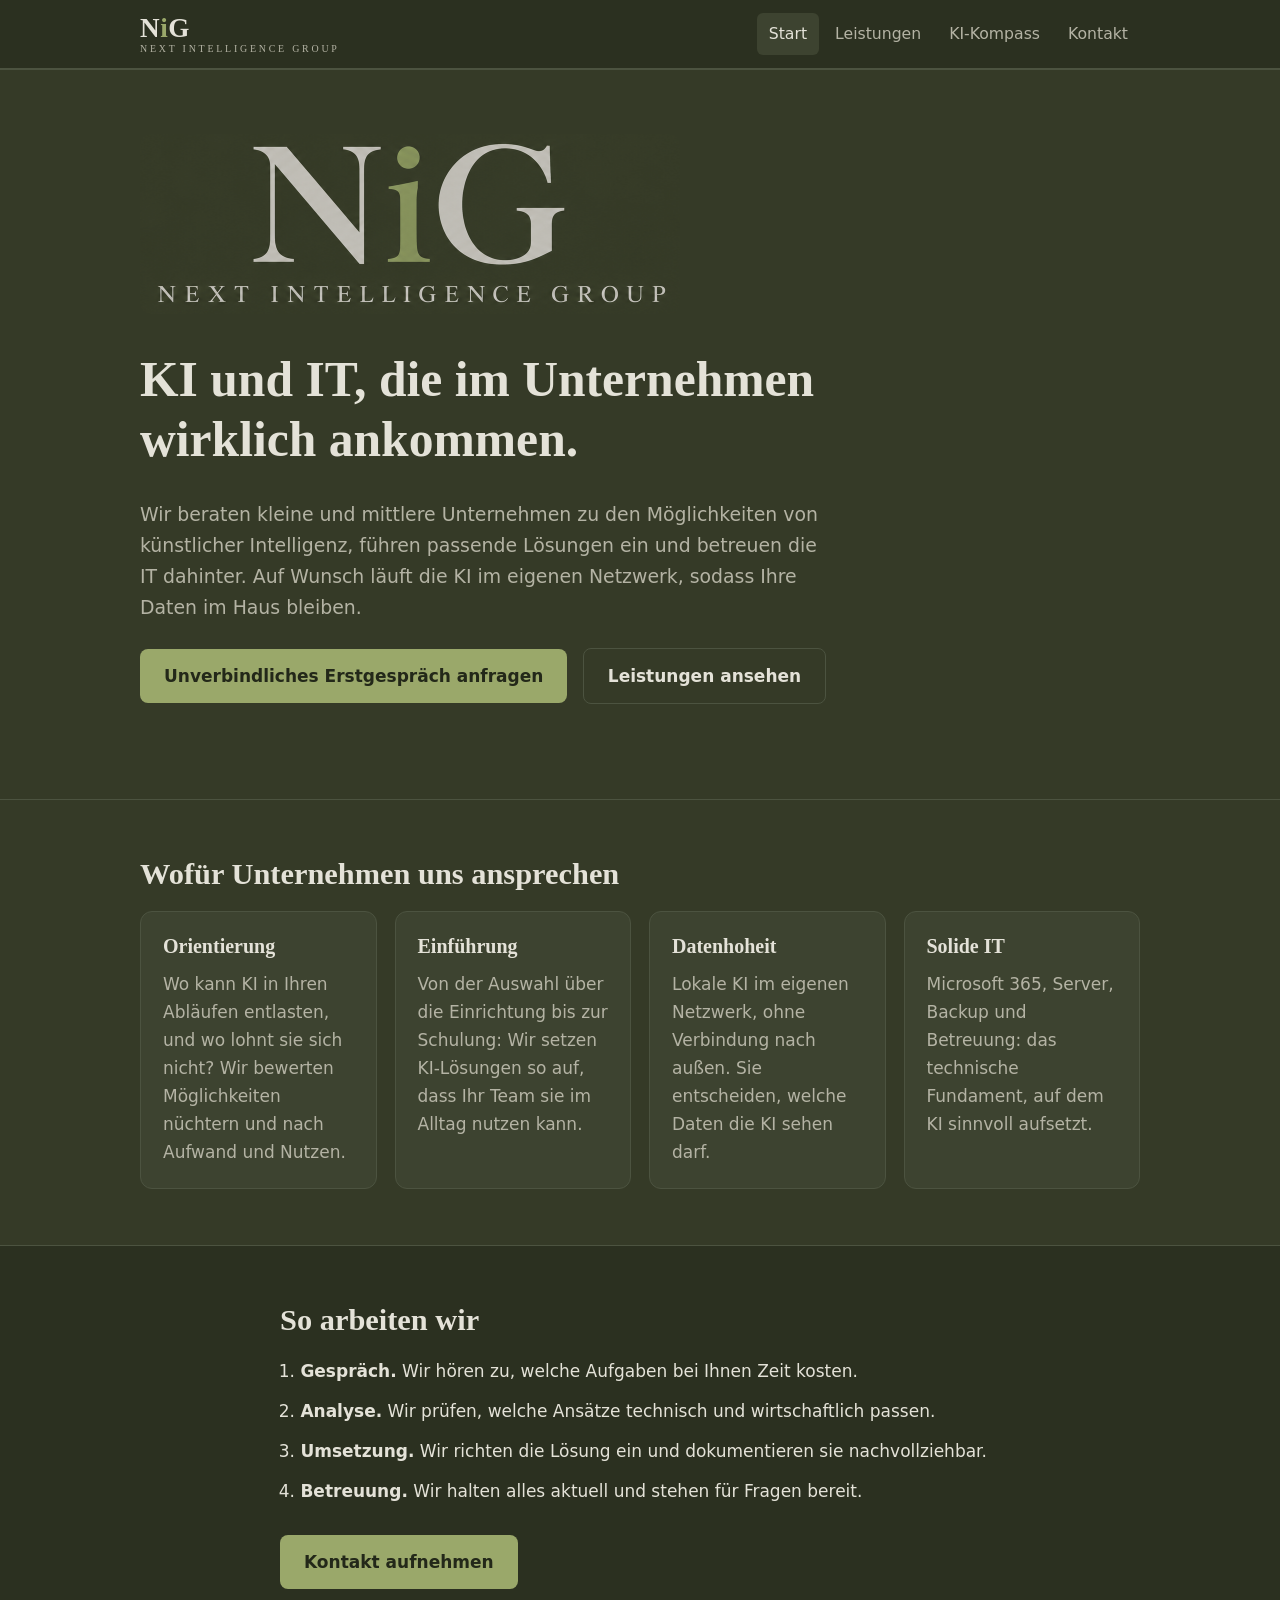
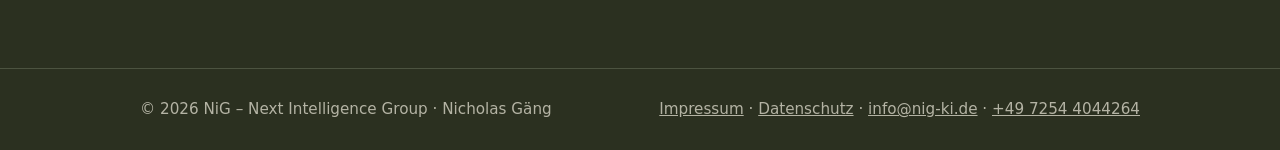
<file: index.html>
<!doctype html>
<html lang="de">
<head>
<meta charset="utf-8">
<meta name="viewport" content="width=device-width, initial-scale=1">
<title>NiG – KI-Beratung, KI-Einführung und IT für den Mittelstand</title>
<meta name="description" content="NiG – Next Intelligence Group: KI-Beratung, KI-Einführung, lokale KI im eigenen Netzwerk und IT-Dienstleistung für kleine und mittlere Unternehmen.">
<meta name="robots" content="index,follow">
<meta name="google-site-verification" content="iISN9DFBEfTlQTu-xaG4Zi-hZuRaooEQ2q8epj0Ok7w" />
<link rel="canonical" href="https://nig-ki.de/">
<meta property="og:title" content="NiG – KI-Beratung, KI-Einführung und IT für den Mittelstand">
<meta property="og:description" content="NiG – Next Intelligence Group: KI-Beratung, KI-Einführung, lokale KI im eigenen Netzwerk und IT-Dienstleistung für kleine und mittlere Unternehmen.">
<meta property="og:type" content="website">
<meta property="og:image" content="https://nig-ki.de/assets/og-image.png">
<link rel="icon" type="image/png" href="assets/favicon.png">
<link rel="stylesheet" href="style.css">
</head>
<body>
<a class="skip" href="#inhalt">Zum Inhalt springen</a>
<header class="site">
  <div class="wrap bar">
    <a class="brand" href="index.html" aria-label="NiG – Next Intelligence Group, Startseite">
      <span class="mark">N<i>i</i>G</span><span class="sub">Next Intelligence Group</span>
    </a>
    <nav aria-label="Hauptnavigation"><a href="index.html" aria-current="page">Start</a><a href="leistungen.html">Leistungen</a><a href="ki-kompass.html">KI-Kompass</a><a href="kontakt.html">Kontakt</a></nav>
  </div>
</header>
<main id="inhalt">

<section class="hero">
  <div class="wrap">
    <img class="hero-logo" src="assets/logo.png" alt="NiG – Next Intelligence Group" width="540" height="180">
    <h1>KI und IT, die im Unternehmen wirklich ankommen.</h1>
    <p class="lead">Wir beraten kleine und mittlere Unternehmen zu den Möglichkeiten von künstlicher Intelligenz, führen passende Lösungen ein und betreuen die IT dahinter. Auf Wunsch läuft die KI im eigenen Netzwerk, sodass Ihre Daten im Haus bleiben.</p>
    <p><a class="btn" href="mailto:info@nig-ki.de?subject=Erstgespr%C3%A4ch%20NiG">Unverbindliches Erstgespräch anfragen</a>
    <a class="btn ghost" href="leistungen.html">Leistungen ansehen</a></p>
  </div>
</section>

<section>
  <div class="wrap">
    <h2>Wofür Unternehmen uns ansprechen</h2>
    <div class="grid">
      <article class="card"><h3>Orientierung</h3><p>Wo kann KI in Ihren Abläufen entlasten, und wo lohnt sie sich nicht? Wir bewerten Möglichkeiten nüchtern und nach Aufwand und Nutzen.</p></article>
      <article class="card"><h3>Einführung</h3><p>Von der Auswahl über die Einrichtung bis zur Schulung: Wir setzen KI-Lösungen so auf, dass Ihr Team sie im Alltag nutzen kann.</p></article>
      <article class="card"><h3>Datenhoheit</h3><p>Lokale KI im eigenen Netzwerk, ohne Verbindung nach außen. Sie entscheiden, welche Daten die KI sehen darf.</p></article>
      <article class="card"><h3>Solide IT</h3><p>Microsoft 365, Server, Backup und Betreuung: das technische Fundament, auf dem KI sinnvoll aufsetzt.</p></article>
    </div>
  </div>
</section>

<section class="alt">
  <div class="wrap narrow">
    <h2>So arbeiten wir</h2>
    <ol class="steps">
      <li><strong>Gespräch.</strong> Wir hören zu, welche Aufgaben bei Ihnen Zeit kosten.</li>
      <li><strong>Analyse.</strong> Wir prüfen, welche Ansätze technisch und wirtschaftlich passen.</li>
      <li><strong>Umsetzung.</strong> Wir richten die Lösung ein und dokumentieren sie nachvollziehbar.</li>
      <li><strong>Betreuung.</strong> Wir halten alles aktuell und stehen für Fragen bereit.</li>
    </ol>
    <p><a class="btn" href="kontakt.html">Kontakt aufnehmen</a></p>
  </div>
</section>

</main>
<footer class="site">
  <div class="wrap foot">
    <p>© 2026 NiG – Next Intelligence Group · Nicholas Gäng</p>
    <p><a href="impressum.html">Impressum</a> · <a href="datenschutz.html">Datenschutz</a> · <a href="mailto:info@nig-ki.de">info@nig-ki.de</a> · <a href="tel:+4972544044264">+49 7254 4044264</a></p>
  </div>
</footer>
</body>
</html>
</file>
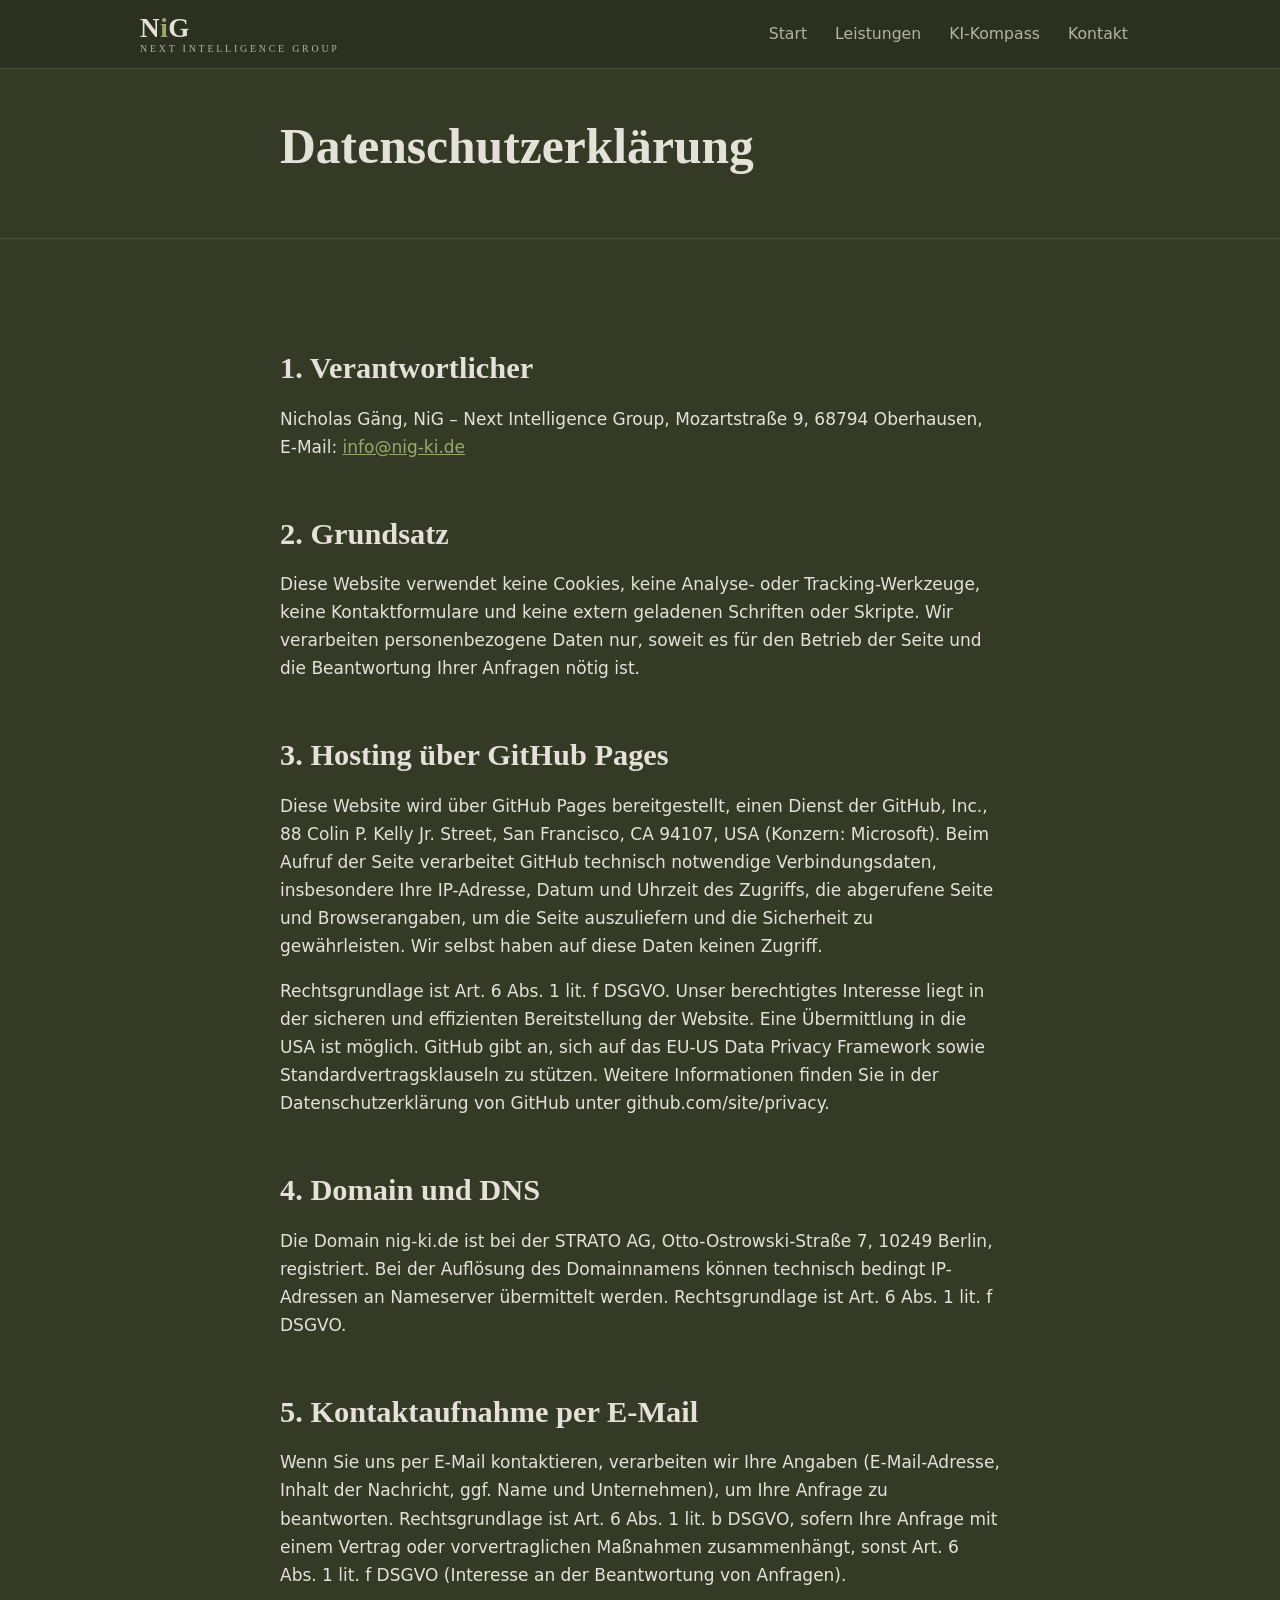
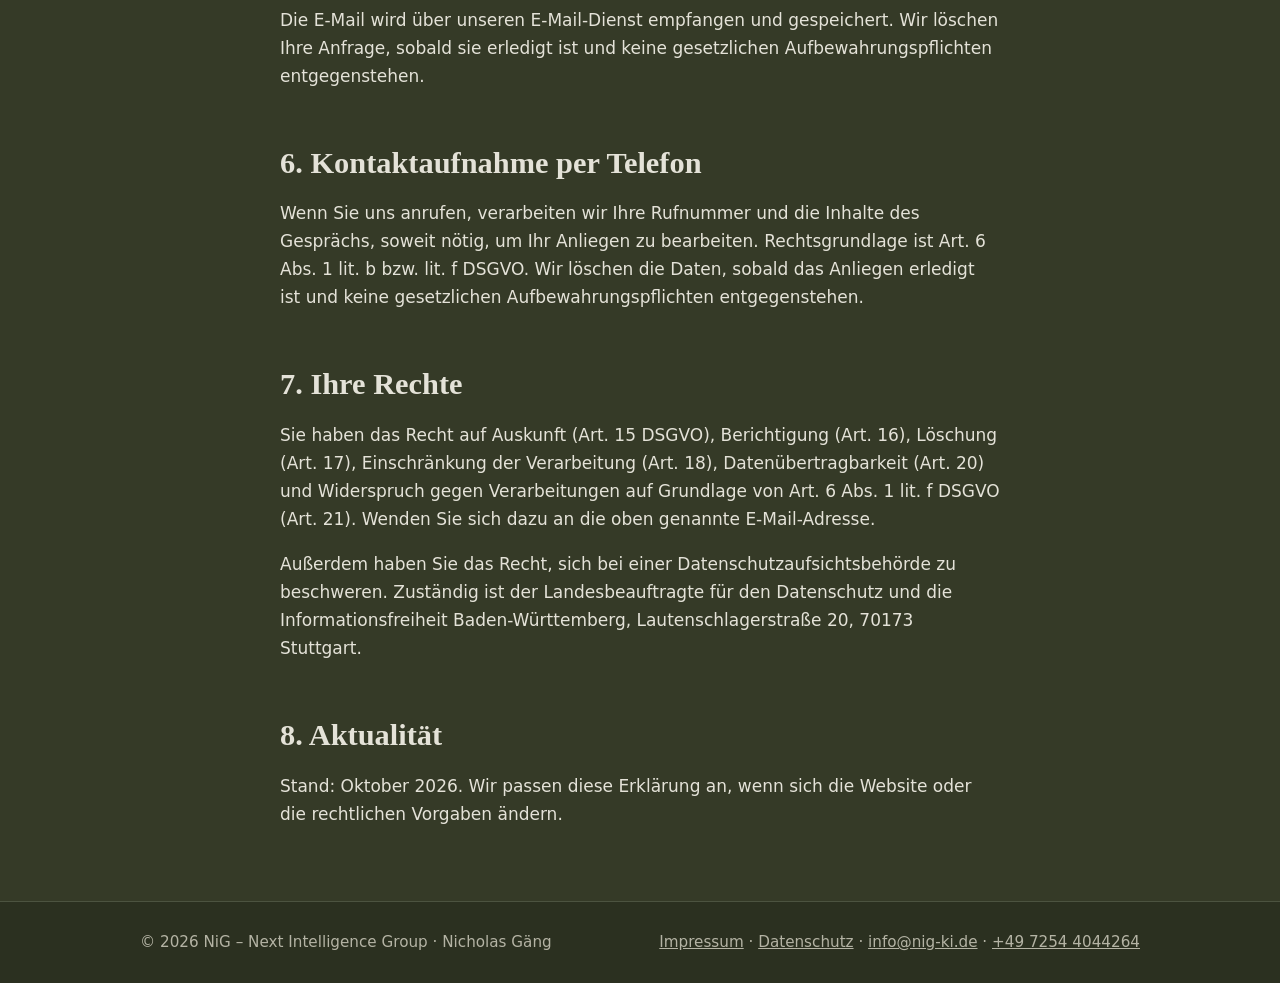
<file: datenschutz.html>
<!doctype html>
<html lang="de">
<head>
<meta charset="utf-8">
<meta name="viewport" content="width=device-width, initial-scale=1">
<title>Datenschutzerklärung – NiG</title>
<meta name="description" content="Datenschutzerklärung von NiG – Next Intelligence Group.">
<meta name="robots" content="noindex,follow">
<meta property="og:title" content="Datenschutzerklärung – NiG">
<meta property="og:description" content="Datenschutzerklärung von NiG – Next Intelligence Group.">
<meta property="og:type" content="website">
<meta property="og:image" content="https://nig-ki.de/assets/og-image.png">
<link rel="icon" type="image/png" href="assets/favicon.png">
<link rel="stylesheet" href="style.css">
</head>
<body>
<a class="skip" href="#inhalt">Zum Inhalt springen</a>
<header class="site">
  <div class="wrap bar">
    <a class="brand" href="index.html" aria-label="NiG – Next Intelligence Group, Startseite">
      <span class="mark">N<i>i</i>G</span><span class="sub">Next Intelligence Group</span>
    </a>
    <nav aria-label="Hauptnavigation"><a href="index.html">Start</a><a href="leistungen.html">Leistungen</a><a href="ki-kompass.html">KI-Kompass</a><a href="kontakt.html">Kontakt</a></nav>
  </div>
</header>
<main id="inhalt">

<section class="pagehead"><div class="wrap narrow"><h1>Datenschutzerklärung</h1></div></section>
<section><div class="wrap narrow prose">
  <h2>1. Verantwortlicher</h2>
  <p>Nicholas Gäng, NiG – Next Intelligence Group, Mozartstraße 9, 68794 Oberhausen, E-Mail: <a href="mailto:info@nig-ki.de">info@nig-ki.de</a></p>

  <h2>2. Grundsatz</h2>
  <p>Diese Website verwendet keine Cookies, keine Analyse- oder Tracking-Werkzeuge, keine Kontaktformulare und keine extern geladenen Schriften oder Skripte. Wir verarbeiten personenbezogene Daten nur, soweit es für den Betrieb der Seite und die Beantwortung Ihrer Anfragen nötig ist.</p>

  <h2>3. Hosting über GitHub Pages</h2>
  <p>Diese Website wird über GitHub Pages bereitgestellt, einen Dienst der GitHub, Inc., 88 Colin P. Kelly Jr. Street, San Francisco, CA 94107, USA (Konzern: Microsoft). Beim Aufruf der Seite verarbeitet GitHub technisch notwendige Verbindungsdaten, insbesondere Ihre IP-Adresse, Datum und Uhrzeit des Zugriffs, die abgerufene Seite und Browserangaben, um die Seite auszuliefern und die Sicherheit zu gewährleisten. Wir selbst haben auf diese Daten keinen Zugriff.</p>
  <p>Rechtsgrundlage ist Art. 6 Abs. 1 lit. f DSGVO. Unser berechtigtes Interesse liegt in der sicheren und effizienten Bereitstellung der Website. Eine Übermittlung in die USA ist möglich. GitHub gibt an, sich auf das EU-US Data Privacy Framework sowie Standardvertragsklauseln zu stützen. Weitere Informationen finden Sie in der Datenschutzerklärung von GitHub unter github.com/site/privacy.</p>

  <h2>4. Domain und DNS</h2>
  <p>Die Domain nig-ki.de ist bei der STRATO AG, Otto-Ostrowski-Straße 7, 10249 Berlin, registriert. Bei der Auflösung des Domainnamens können technisch bedingt IP-Adressen an Nameserver übermittelt werden. Rechtsgrundlage ist Art. 6 Abs. 1 lit. f DSGVO.</p>

  <h2>5. Kontaktaufnahme per E-Mail</h2>
  <p>Wenn Sie uns per E-Mail kontaktieren, verarbeiten wir Ihre Angaben (E-Mail-Adresse, Inhalt der Nachricht, ggf. Name und Unternehmen), um Ihre Anfrage zu beantworten. Rechtsgrundlage ist Art. 6 Abs. 1 lit. b DSGVO, sofern Ihre Anfrage mit einem Vertrag oder vorvertraglichen Maßnahmen zusammenhängt, sonst Art. 6 Abs. 1 lit. f DSGVO (Interesse an der Beantwortung von Anfragen).</p>
  <p>Die E-Mail wird über unseren E-Mail-Dienst empfangen und gespeichert. Wir löschen Ihre Anfrage, sobald sie erledigt ist und keine gesetzlichen Aufbewahrungspflichten entgegenstehen.</p>

  <h2>6. Kontaktaufnahme per Telefon</h2>
  <p>Wenn Sie uns anrufen, verarbeiten wir Ihre Rufnummer und die Inhalte des Gesprächs, soweit nötig, um Ihr Anliegen zu bearbeiten. Rechtsgrundlage ist Art. 6 Abs. 1 lit. b bzw. lit. f DSGVO. Wir löschen die Daten, sobald das Anliegen erledigt ist und keine gesetzlichen Aufbewahrungspflichten entgegenstehen.</p>

  <h2>7. Ihre Rechte</h2>
  <p>Sie haben das Recht auf Auskunft (Art. 15 DSGVO), Berichtigung (Art. 16), Löschung (Art. 17), Einschränkung der Verarbeitung (Art. 18), Datenübertragbarkeit (Art. 20) und Widerspruch gegen Verarbeitungen auf Grundlage von Art. 6 Abs. 1 lit. f DSGVO (Art. 21). Wenden Sie sich dazu an die oben genannte E-Mail-Adresse.</p>
  <p>Außerdem haben Sie das Recht, sich bei einer Datenschutzaufsichtsbehörde zu beschweren. Zuständig ist der Landesbeauftragte für den Datenschutz und die Informationsfreiheit Baden-Württemberg, Lautenschlagerstraße 20, 70173 Stuttgart.</p>

  <h2>8. Aktualität</h2>
  <p>Stand: Oktober 2026. Wir passen diese Erklärung an, wenn sich die Website oder die rechtlichen Vorgaben ändern.</p>
</div></section>

</main>
<footer class="site">
  <div class="wrap foot">
    <p>© 2026 NiG – Next Intelligence Group · Nicholas Gäng</p>
    <p><a href="impressum.html">Impressum</a> · <a href="datenschutz.html">Datenschutz</a> · <a href="mailto:info@nig-ki.de">info@nig-ki.de</a> · <a href="tel:+4972544044264">+49 7254 4044264</a></p>
  </div>
</footer>
</body>
</html>
</file>
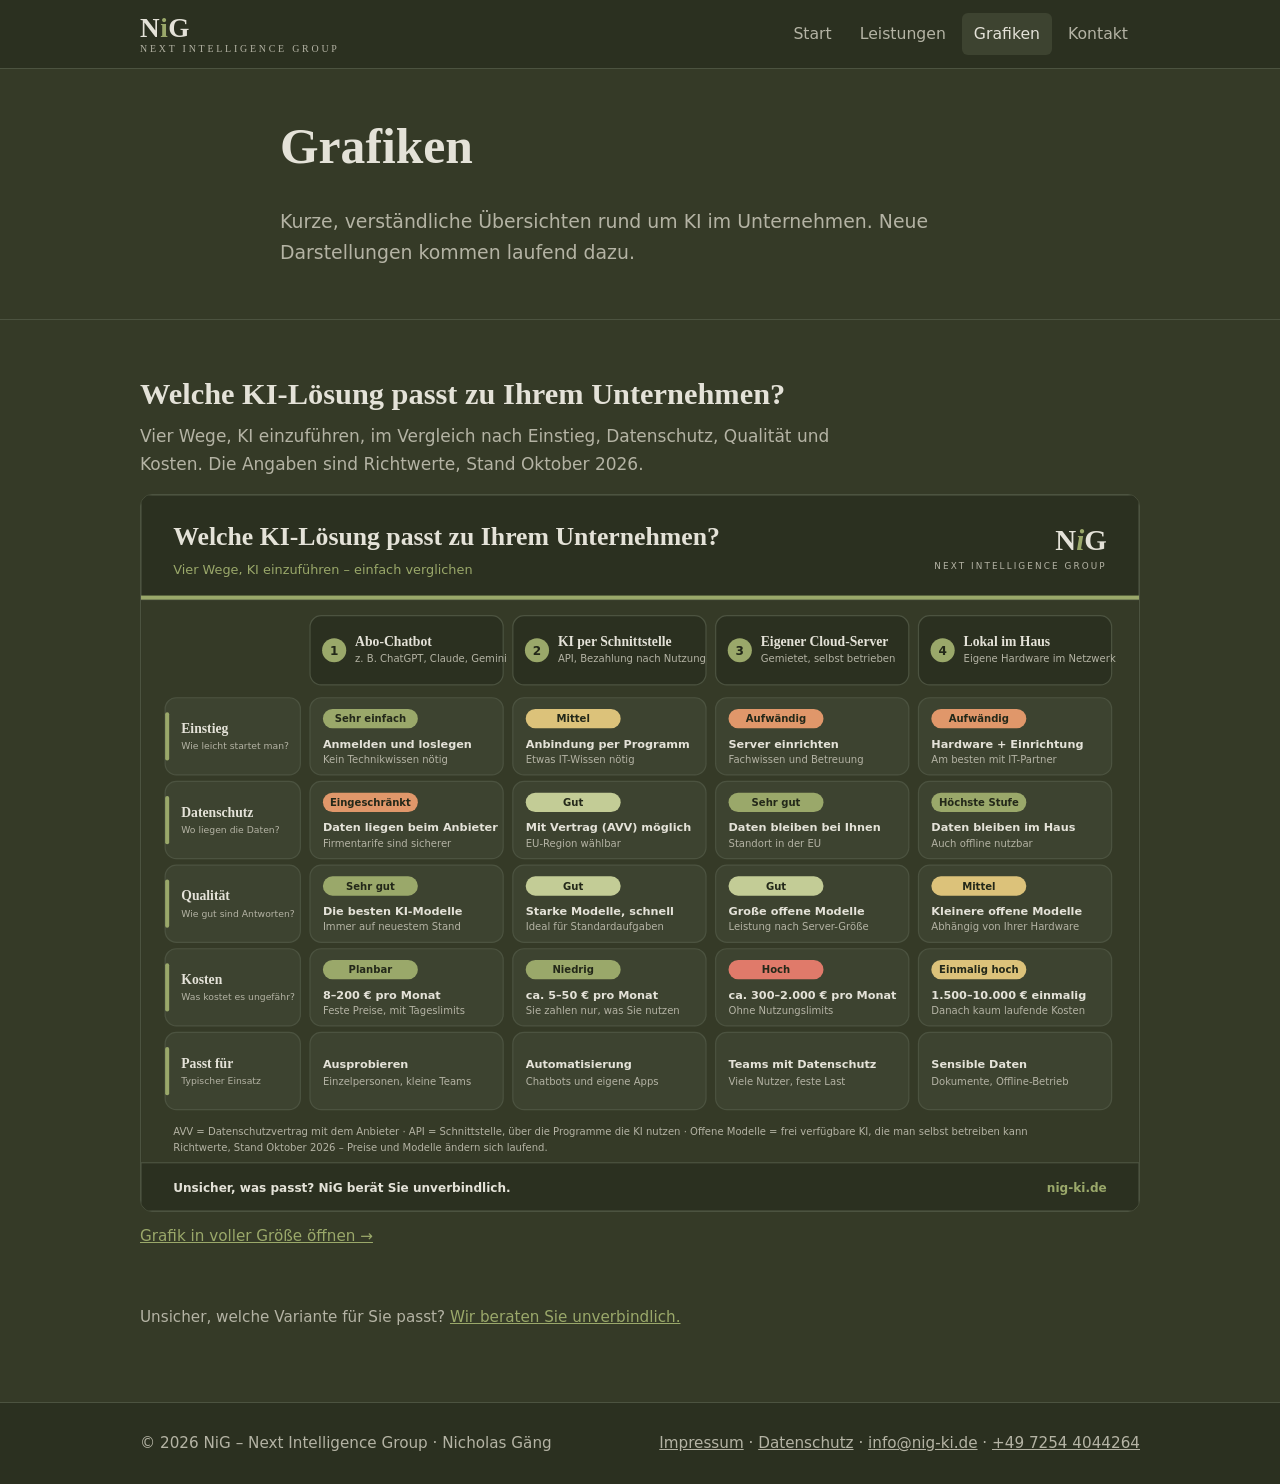
<file: grafiken.html>
<!doctype html>
<html lang="de">
<head>
<meta charset="utf-8">
<meta name="viewport" content="width=device-width, initial-scale=1">
<title>Grafiken – NiG</title>
<meta name="description" content="Einfache Übersichten zum Einstieg in KI: Welche Lösung passt zu welchem Unternehmen? Vergleich nach Einstieg, Datenschutz, Qualität und Kosten.">
<meta name="robots" content="index,follow">
<meta property="og:title" content="Grafiken – NiG">
<meta property="og:description" content="Einfache Übersichten zum Einstieg in KI: Welche Lösung passt zu welchem Unternehmen?">
<meta property="og:type" content="website">
<meta property="og:image" content="https://nig-ki.de/assets/og-image.png">
<link rel="icon" type="image/png" href="assets/favicon.png">
<link rel="stylesheet" href="style.css">
</head>
<body>
<a class="skip" href="#inhalt">Zum Inhalt springen</a>
<header class="site">
  <div class="wrap bar">
    <a class="brand" href="index.html" aria-label="NiG – Next Intelligence Group, Startseite">
      <span class="mark">N<i>i</i>G</span><span class="sub">Next Intelligence Group</span>
    </a>
    <nav aria-label="Hauptnavigation"><a href="index.html">Start</a><a href="leistungen.html">Leistungen</a><a href="grafiken.html" aria-current="page">Grafiken</a><a href="kontakt.html">Kontakt</a></nav>
  </div>
</header>
<main id="inhalt">

<section class="pagehead"><div class="wrap narrow">
  <h1>Grafiken</h1>
  <p class="lead">Kurze, verständliche Übersichten rund um KI im Unternehmen. Neue Darstellungen kommen laufend dazu.</p>
</div></section>

<section><div class="wrap">

<figure class="gfx" id="ki-einstieg">
  <figcaption>
    <h2>Welche KI-Lösung passt zu Ihrem Unternehmen?</h2>
    <p>Vier Wege, KI einzuführen, im Vergleich nach Einstieg, Datenschutz, Qualität und Kosten. Die Angaben sind Richtwerte, Stand Oktober 2026.</p>
  </figcaption>
  <a class="frame" href="assets/ki-einstieg-matrix.svg" aria-label="Grafik in voller Größe öffnen">
    <img src="assets/ki-einstieg-matrix.svg" width="1240" height="890" alt="Vergleichstabelle mit vier Spalten: Abo-Chatbot, KI per Schnittstelle, Eigener Cloud-Server und Lokal im Haus. Bewertet werden Einstieg, Datenschutz, Qualität, Kosten und typischer Einsatz. Abo-Chatbots sind am einfachsten zu starten, lokale KI bietet den höchsten Datenschutz, Schnittstellen sind am günstigsten, ein eigener Cloud-Server ist am teuersten im Betrieb.">
  </a>
  <p class="links"><a href="assets/ki-einstieg-matrix.svg">Grafik in voller Größe öffnen →</a></p>
</figure>

<p class="note">Unsicher, welche Variante für Sie passt? <a href="mailto:info@nig-ki.de?subject=Anfrage%20KI-Beratung">Wir beraten Sie unverbindlich.</a></p>

</div></section>

</main>
<footer class="site">
  <div class="wrap foot">
    <p>© 2026 NiG – Next Intelligence Group · Nicholas Gäng</p>
    <p><a href="impressum.html">Impressum</a> · <a href="datenschutz.html">Datenschutz</a> · <a href="mailto:info@nig-ki.de">info@nig-ki.de</a> · <a href="tel:+4972544044264">+49 7254 4044264</a></p>
  </div>
</footer>
</body>
</html>
</file>
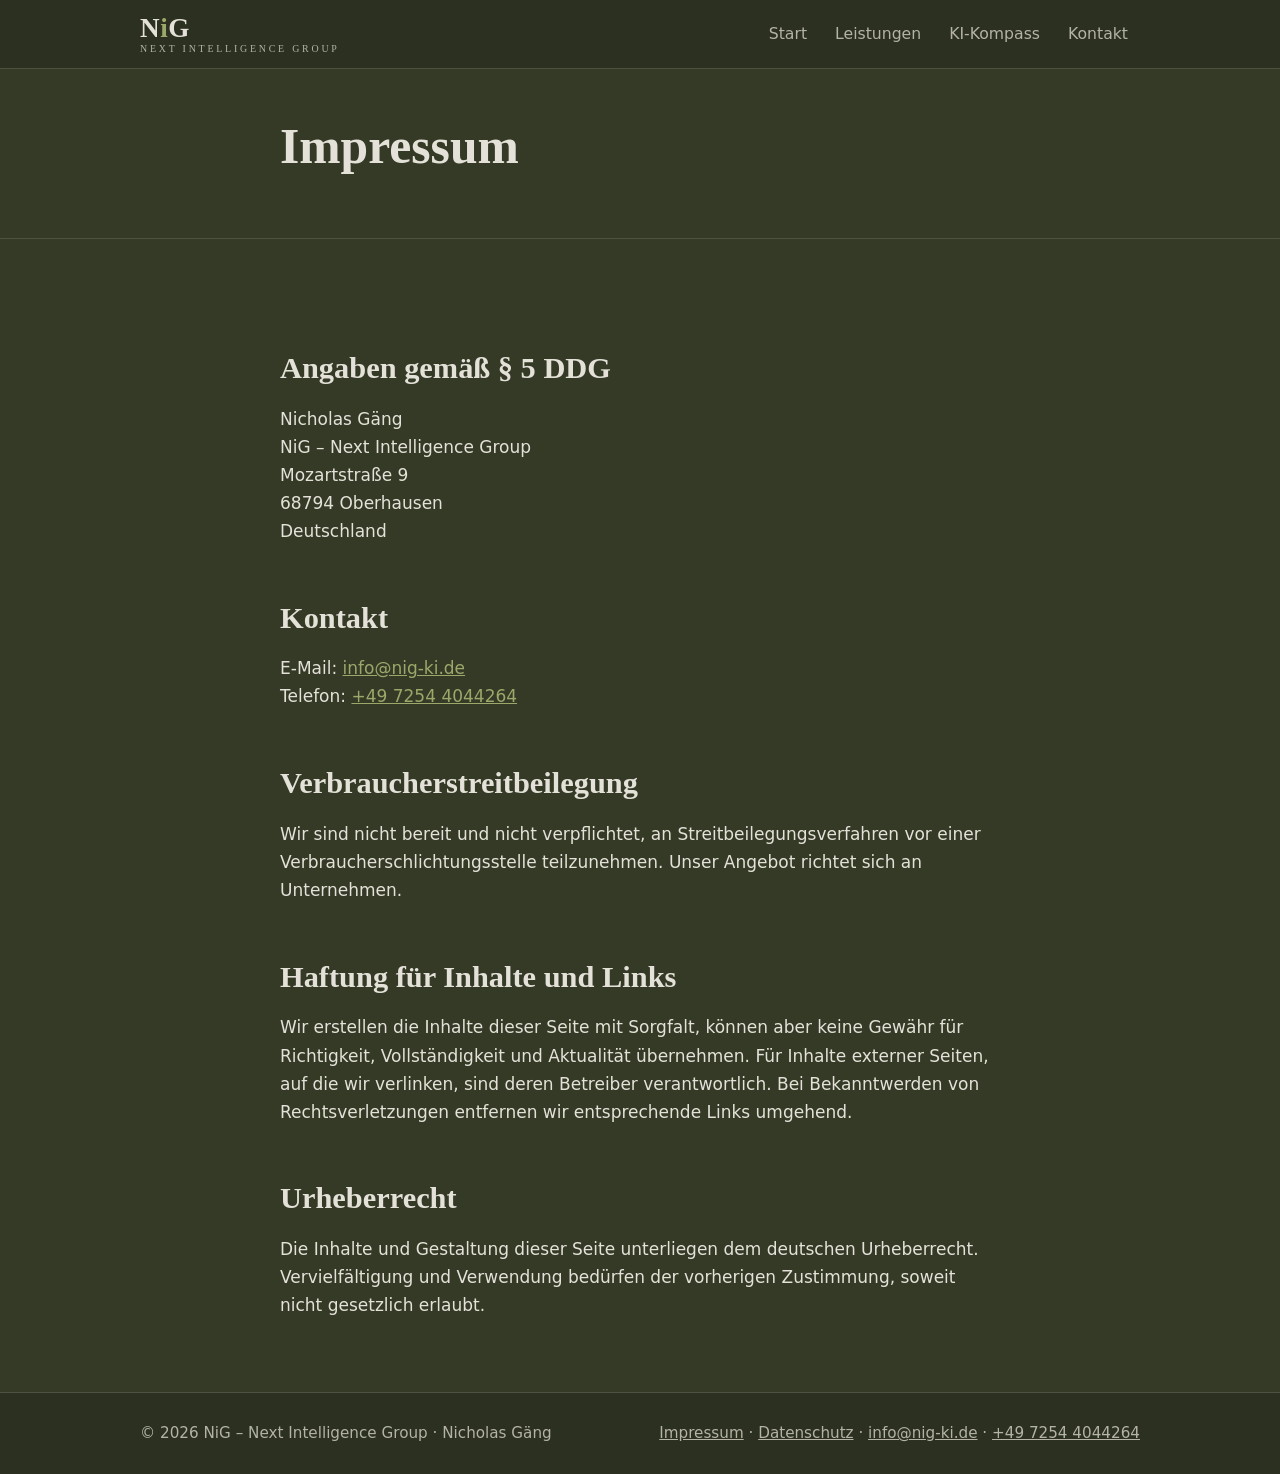
<file: impressum.html>
<!doctype html>
<html lang="de">
<head>
<meta charset="utf-8">
<meta name="viewport" content="width=device-width, initial-scale=1">
<title>Impressum – NiG</title>
<meta name="description" content="Impressum von NiG – Next Intelligence Group.">
<meta name="robots" content="noindex,follow">
<meta property="og:title" content="Impressum – NiG">
<meta property="og:description" content="Impressum von NiG – Next Intelligence Group.">
<meta property="og:type" content="website">
<meta property="og:image" content="https://nig-ki.de/assets/og-image.png">
<link rel="icon" type="image/png" href="assets/favicon.png">
<link rel="stylesheet" href="style.css">
</head>
<body>
<a class="skip" href="#inhalt">Zum Inhalt springen</a>
<header class="site">
  <div class="wrap bar">
    <a class="brand" href="index.html" aria-label="NiG – Next Intelligence Group, Startseite">
      <span class="mark">N<i>i</i>G</span><span class="sub">Next Intelligence Group</span>
    </a>
    <nav aria-label="Hauptnavigation"><a href="index.html">Start</a><a href="leistungen.html">Leistungen</a><a href="ki-kompass.html">KI-Kompass</a><a href="kontakt.html">Kontakt</a></nav>
  </div>
</header>
<main id="inhalt">

<section class="pagehead"><div class="wrap narrow"><h1>Impressum</h1></div></section>
<section><div class="wrap narrow prose">
  <h2>Angaben gemäß § 5 DDG</h2>
  <p>Nicholas Gäng<br>NiG – Next Intelligence Group<br>Mozartstraße 9<br>68794 Oberhausen<br>Deutschland</p>
  <h2>Kontakt</h2>
  <p>E-Mail: <a href="mailto:info@nig-ki.de">info@nig-ki.de</a><br>Telefon: <a href="tel:+4972544044264">+49 7254 4044264</a></p>
  <h2>Verbraucherstreitbeilegung</h2>
  <p>Wir sind nicht bereit und nicht verpflichtet, an Streitbeilegungsverfahren vor einer Verbraucherschlichtungsstelle teilzunehmen. Unser Angebot richtet sich an Unternehmen.</p>
  <h2>Haftung für Inhalte und Links</h2>
  <p>Wir erstellen die Inhalte dieser Seite mit Sorgfalt, können aber keine Gewähr für Richtigkeit, Vollständigkeit und Aktualität übernehmen. Für Inhalte externer Seiten, auf die wir verlinken, sind deren Betreiber verantwortlich. Bei Bekanntwerden von Rechtsverletzungen entfernen wir entsprechende Links umgehend.</p>
  <h2>Urheberrecht</h2>
  <p>Die Inhalte und Gestaltung dieser Seite unterliegen dem deutschen Urheberrecht. Vervielfältigung und Verwendung bedürfen der vorherigen Zustimmung, soweit nicht gesetzlich erlaubt.</p>
</div></section>

</main>
<footer class="site">
  <div class="wrap foot">
    <p>© 2026 NiG – Next Intelligence Group · Nicholas Gäng</p>
    <p><a href="impressum.html">Impressum</a> · <a href="datenschutz.html">Datenschutz</a> · <a href="mailto:info@nig-ki.de">info@nig-ki.de</a> · <a href="tel:+4972544044264">+49 7254 4044264</a></p>
  </div>
</footer>
</body>
</html>
</file>
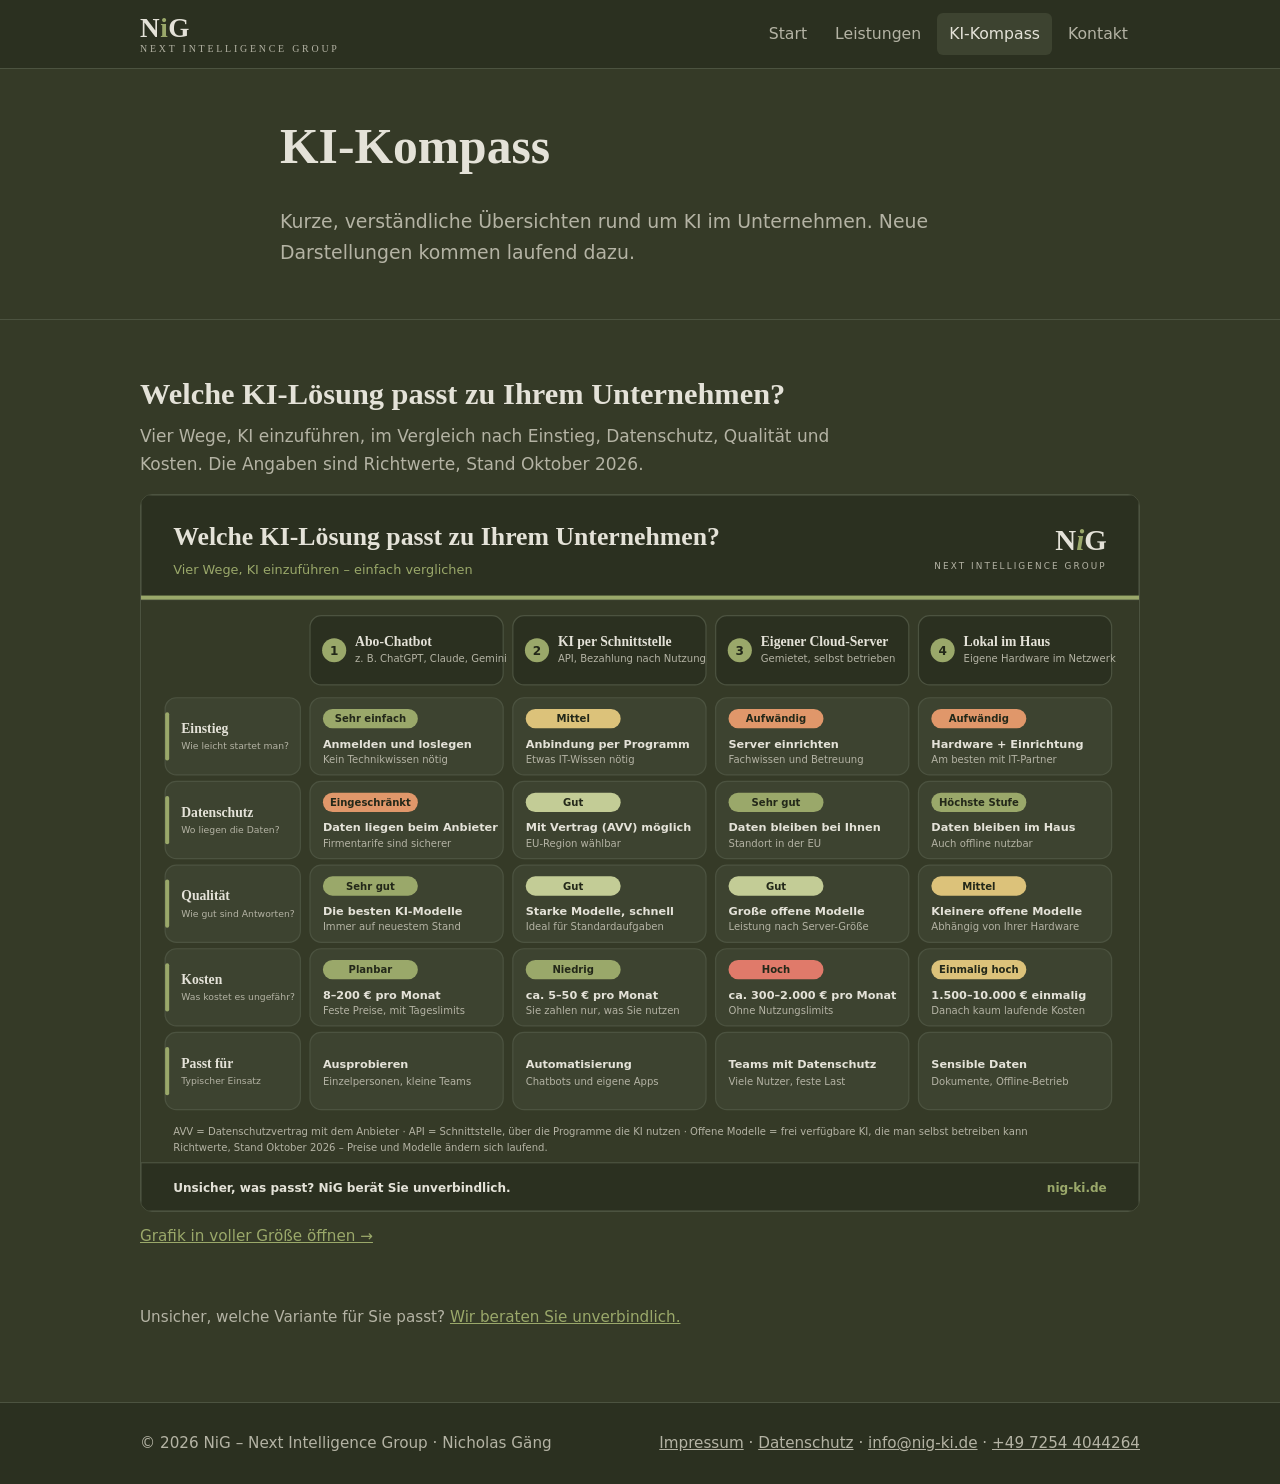
<file: ki-kompass.html>
<!doctype html>
<html lang="de">
<head>
<meta charset="utf-8">
<meta name="viewport" content="width=device-width, initial-scale=1">
<title>KI-Kompass – NiG</title>
<meta name="description" content="Einfache Übersichten zum Einstieg in KI: Welche Lösung passt zu welchem Unternehmen? Vergleich nach Einstieg, Datenschutz, Qualität und Kosten.">
<meta name="robots" content="index,follow">
<meta property="og:title" content="KI-Kompass – NiG">
<meta property="og:description" content="Einfache Übersichten zum Einstieg in KI: Welche Lösung passt zu welchem Unternehmen?">
<meta property="og:type" content="website">
<meta property="og:image" content="https://nig-ki.de/assets/og-image.png">
<link rel="icon" type="image/png" href="assets/favicon.png">
<link rel="stylesheet" href="style.css">
</head>
<body>
<a class="skip" href="#inhalt">Zum Inhalt springen</a>
<header class="site">
  <div class="wrap bar">
    <a class="brand" href="index.html" aria-label="NiG – Next Intelligence Group, Startseite">
      <span class="mark">N<i>i</i>G</span><span class="sub">Next Intelligence Group</span>
    </a>
    <nav aria-label="Hauptnavigation"><a href="index.html">Start</a><a href="leistungen.html">Leistungen</a><a href="ki-kompass.html" aria-current="page">KI-Kompass</a><a href="kontakt.html">Kontakt</a></nav>
  </div>
</header>
<main id="inhalt">

<section class="pagehead"><div class="wrap narrow">
  <h1>KI-Kompass</h1>
  <p class="lead">Kurze, verständliche Übersichten rund um KI im Unternehmen. Neue Darstellungen kommen laufend dazu.</p>
</div></section>

<section><div class="wrap">

<figure class="gfx" id="ki-einstieg">
  <figcaption>
    <h2>Welche KI-Lösung passt zu Ihrem Unternehmen?</h2>
    <p>Vier Wege, KI einzuführen, im Vergleich nach Einstieg, Datenschutz, Qualität und Kosten. Die Angaben sind Richtwerte, Stand Oktober 2026.</p>
  </figcaption>
  <a class="frame" href="assets/ki-einstieg-matrix.svg" aria-label="Grafik in voller Größe öffnen">
    <img src="assets/ki-einstieg-matrix.svg" width="1240" height="890" alt="Vergleichstabelle mit vier Spalten: Abo-Chatbot, KI per Schnittstelle, Eigener Cloud-Server und Lokal im Haus. Bewertet werden Einstieg, Datenschutz, Qualität, Kosten und typischer Einsatz. Abo-Chatbots sind am einfachsten zu starten, lokale KI bietet den höchsten Datenschutz, Schnittstellen sind am günstigsten, ein eigener Cloud-Server ist am teuersten im Betrieb.">
  </a>
  <p class="links"><a href="assets/ki-einstieg-matrix.svg">Grafik in voller Größe öffnen →</a></p>
</figure>

<p class="note">Unsicher, welche Variante für Sie passt? <a href="mailto:info@nig-ki.de?subject=Anfrage%20KI-Beratung">Wir beraten Sie unverbindlich.</a></p>

</div></section>

</main>
<footer class="site">
  <div class="wrap foot">
    <p>© 2026 NiG – Next Intelligence Group · Nicholas Gäng</p>
    <p><a href="impressum.html">Impressum</a> · <a href="datenschutz.html">Datenschutz</a> · <a href="mailto:info@nig-ki.de">info@nig-ki.de</a> · <a href="tel:+4972544044264">+49 7254 4044264</a></p>
  </div>
</footer>
</body>
</html>
</file>
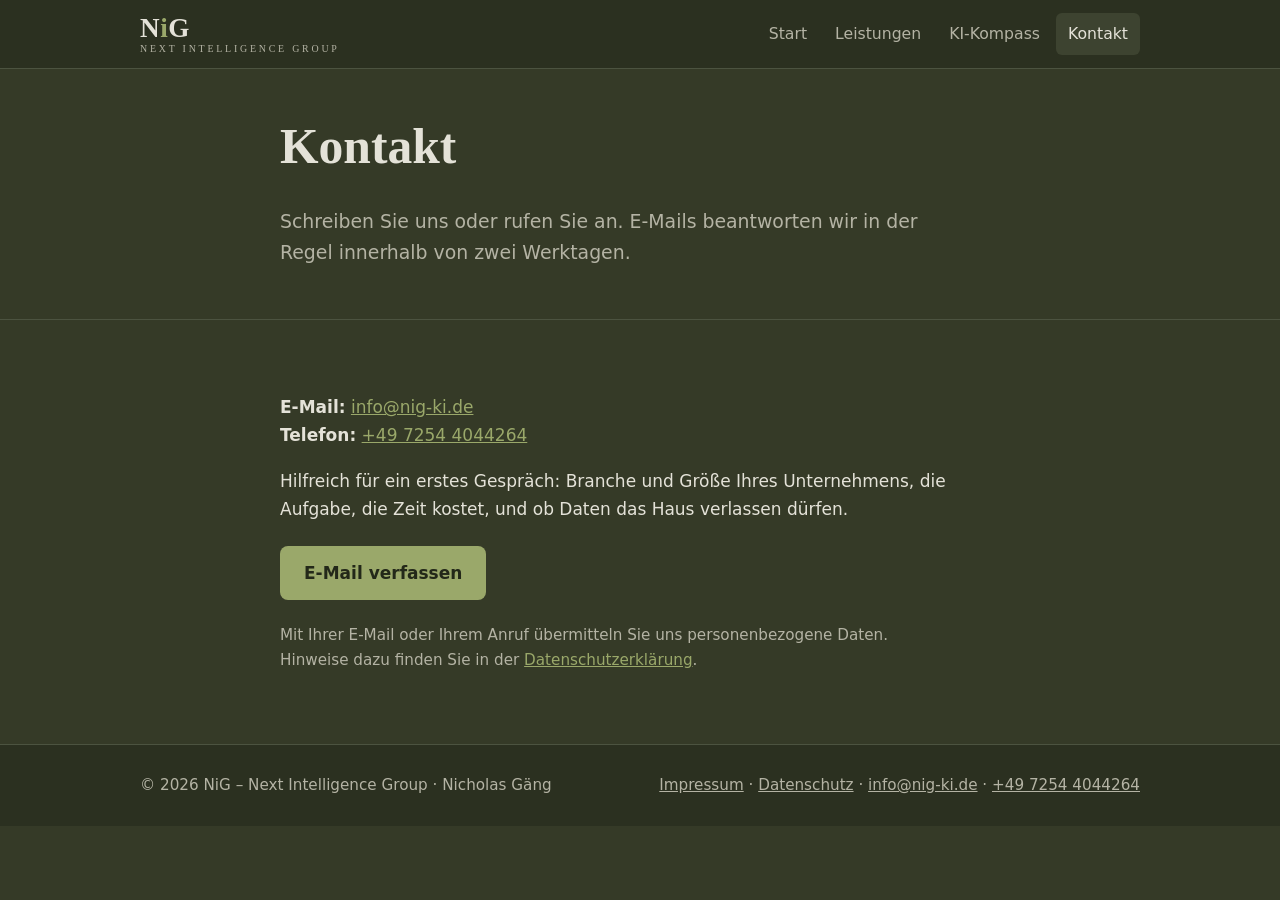
<file: kontakt.html>
<!doctype html>
<html lang="de">
<head>
<meta charset="utf-8">
<meta name="viewport" content="width=device-width, initial-scale=1">
<title>Kontakt – NiG</title>
<meta name="description" content="Kontakt zu NiG – Next Intelligence Group per E-Mail an info@nig-ki.de.">
<meta name="robots" content="index,follow">
<meta property="og:title" content="Kontakt – NiG">
<meta property="og:description" content="Kontakt zu NiG – Next Intelligence Group per E-Mail an info@nig-ki.de.">
<meta property="og:type" content="website">
<meta property="og:image" content="https://nig-ki.de/assets/og-image.png">
<link rel="icon" type="image/png" href="assets/favicon.png">
<link rel="stylesheet" href="style.css">
</head>
<body>
<a class="skip" href="#inhalt">Zum Inhalt springen</a>
<header class="site">
  <div class="wrap bar">
    <a class="brand" href="index.html" aria-label="NiG – Next Intelligence Group, Startseite">
      <span class="mark">N<i>i</i>G</span><span class="sub">Next Intelligence Group</span>
    </a>
    <nav aria-label="Hauptnavigation"><a href="index.html">Start</a><a href="leistungen.html">Leistungen</a><a href="ki-kompass.html">KI-Kompass</a><a href="kontakt.html" aria-current="page">Kontakt</a></nav>
  </div>
</header>
<main id="inhalt">

<section class="pagehead"><div class="wrap narrow">
  <h1>Kontakt</h1>
  <p class="lead">Schreiben Sie uns oder rufen Sie an. E-Mails beantworten wir in der Regel innerhalb von zwei Werktagen.</p>
</div></section>
<section><div class="wrap narrow prose">
  <p><strong>E-Mail:</strong> <a href="mailto:info@nig-ki.de">info@nig-ki.de</a><br><strong>Telefon:</strong> <a href="tel:+4972544044264">+49 7254 4044264</a></p>
  <p>Hilfreich für ein erstes Gespräch: Branche und Größe Ihres Unternehmens, die Aufgabe, die Zeit kostet, und ob Daten das Haus verlassen dürfen.</p>
  <p><a class="btn" href="mailto:info@nig-ki.de?subject=Erstgespr%C3%A4ch%20NiG&body=Guten%20Tag%2C%20ich%20interessiere%20mich%20f%C3%BCr%20ein%20Erstgespr%C3%A4ch.%0A%0AUnternehmen/Branche%3A%0AMitarbeitende%20%28ca.%29%3A%0AThema%3A%0A">E-Mail verfassen</a></p>
  <p class="note">Mit Ihrer E-Mail oder Ihrem Anruf übermitteln Sie uns personenbezogene Daten. Hinweise dazu finden Sie in der <a href="datenschutz.html">Datenschutzerklärung</a>.</p>
</div></section>

</main>
<footer class="site">
  <div class="wrap foot">
    <p>© 2026 NiG – Next Intelligence Group · Nicholas Gäng</p>
    <p><a href="impressum.html">Impressum</a> · <a href="datenschutz.html">Datenschutz</a> · <a href="mailto:info@nig-ki.de">info@nig-ki.de</a> · <a href="tel:+4972544044264">+49 7254 4044264</a></p>
  </div>
</footer>
</body>
</html>
</file>
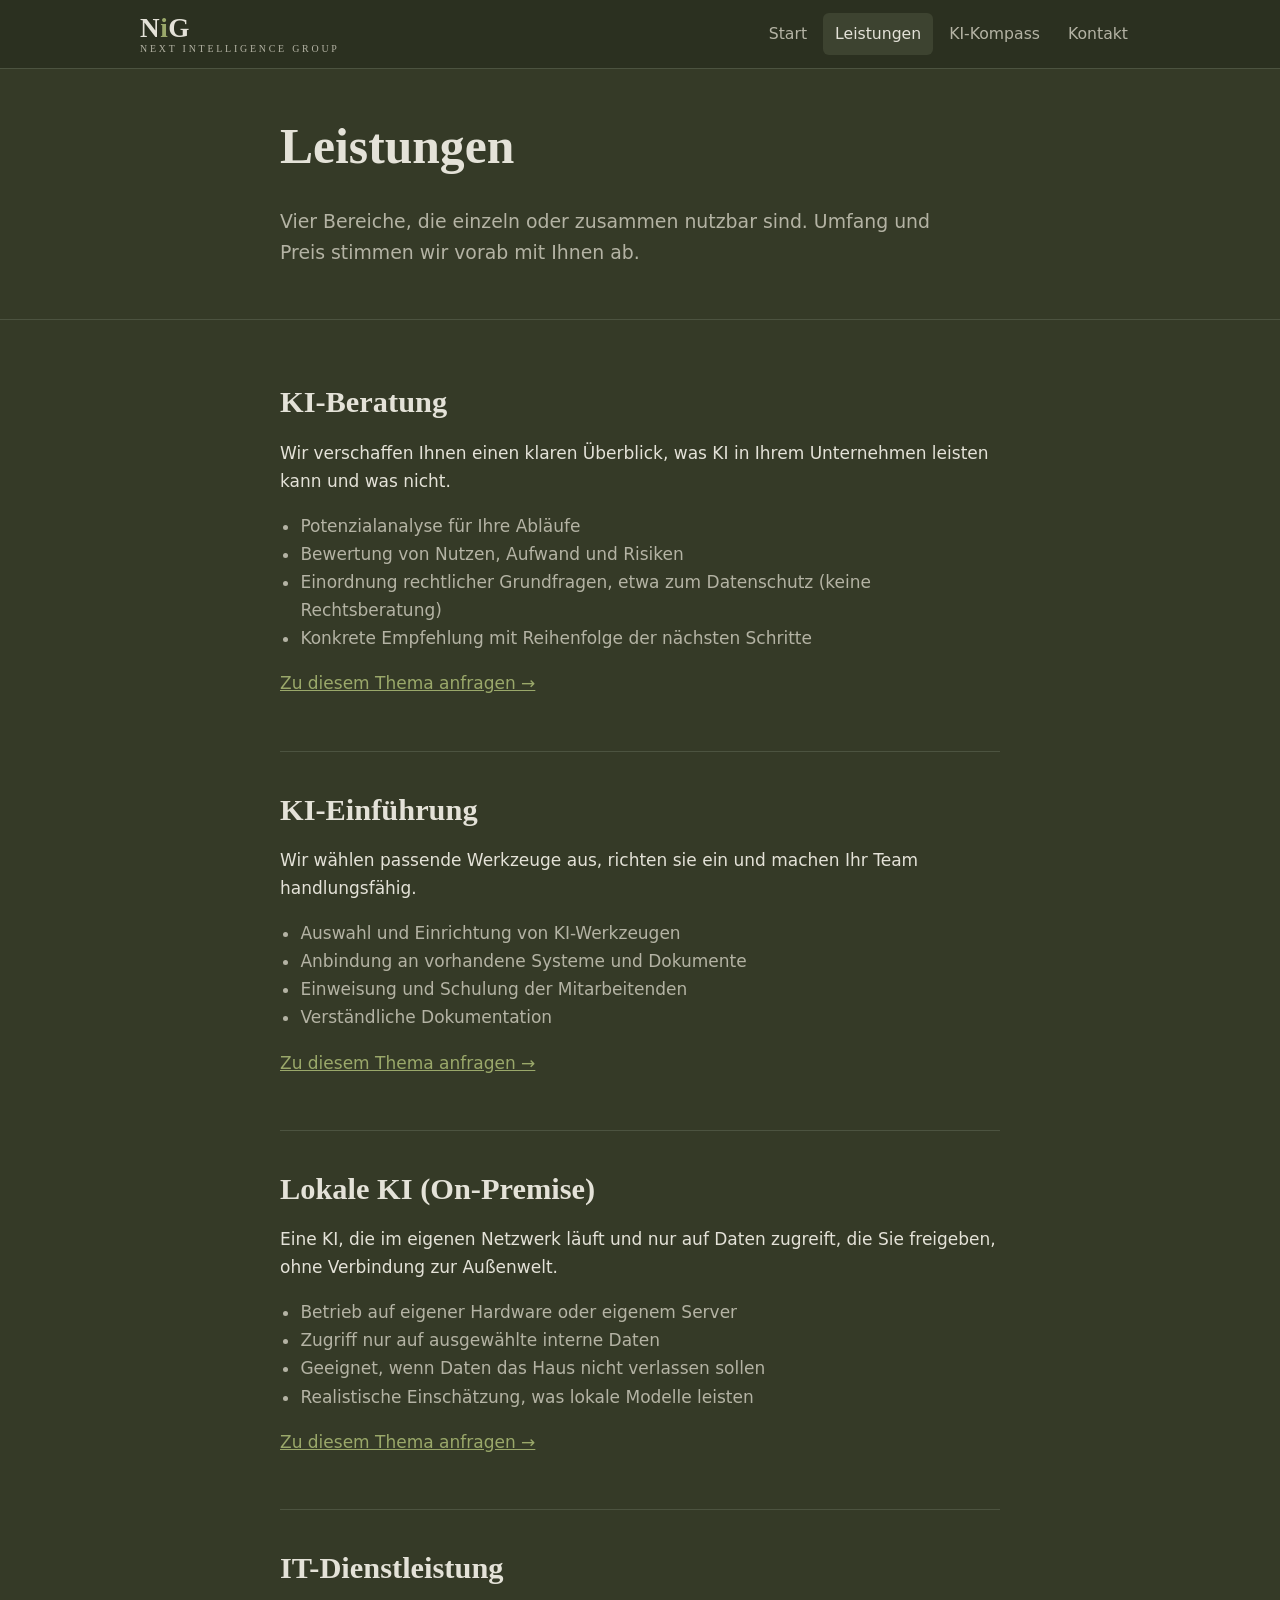
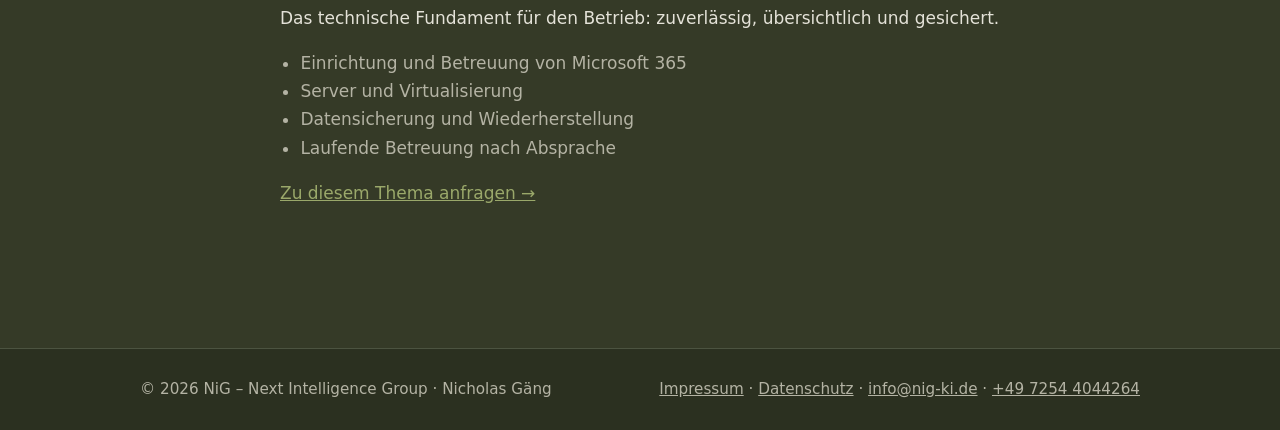
<file: leistungen.html>
<!doctype html>
<html lang="de">
<head>
<meta charset="utf-8">
<meta name="viewport" content="width=device-width, initial-scale=1">
<title>Leistungen – NiG</title>
<meta name="description" content="KI-Beratung, KI-Einführung, lokale KI (On-Premise) und IT-Dienstleistung für kleine und mittlere Unternehmen.">
<meta name="robots" content="index,follow">
<meta property="og:title" content="Leistungen – NiG">
<meta property="og:description" content="KI-Beratung, KI-Einführung, lokale KI (On-Premise) und IT-Dienstleistung für kleine und mittlere Unternehmen.">
<meta property="og:type" content="website">
<meta property="og:image" content="https://nig-ki.de/assets/og-image.png">
<link rel="icon" type="image/png" href="assets/favicon.png">
<link rel="stylesheet" href="style.css">
</head>
<body>
<a class="skip" href="#inhalt">Zum Inhalt springen</a>
<header class="site">
  <div class="wrap bar">
    <a class="brand" href="index.html" aria-label="NiG – Next Intelligence Group, Startseite">
      <span class="mark">N<i>i</i>G</span><span class="sub">Next Intelligence Group</span>
    </a>
    <nav aria-label="Hauptnavigation"><a href="index.html">Start</a><a href="leistungen.html" aria-current="page">Leistungen</a><a href="ki-kompass.html">KI-Kompass</a><a href="kontakt.html">Kontakt</a></nav>
  </div>
</header>
<main id="inhalt">

<section class="pagehead"><div class="wrap narrow">
  <h1>Leistungen</h1>
  <p class="lead">Vier Bereiche, die einzeln oder zusammen nutzbar sind. Umfang und Preis stimmen wir vorab mit Ihnen ab.</p>
</div></section>
<section><div class="wrap narrow">
<article class="svc" id="ki-beratung">
  <h2>KI-Beratung</h2>
  <p>Wir verschaffen Ihnen einen klaren Überblick, was KI in Ihrem Unternehmen leisten kann und was nicht.</p>
  <ul><li>Potenzialanalyse für Ihre Abläufe</li><li>Bewertung von Nutzen, Aufwand und Risiken</li><li>Einordnung rechtlicher Grundfragen, etwa zum Datenschutz (keine Rechtsberatung)</li><li>Konkrete Empfehlung mit Reihenfolge der nächsten Schritte</li></ul>
  <p><a href="mailto:info@nig-ki.de?subject=Anfrage%20KI-Beratung">Zu diesem Thema anfragen →</a></p>
</article>
<article class="svc" id="ki-einfuehrung">
  <h2>KI-Einführung</h2>
  <p>Wir wählen passende Werkzeuge aus, richten sie ein und machen Ihr Team handlungsfähig.</p>
  <ul><li>Auswahl und Einrichtung von KI-Werkzeugen</li><li>Anbindung an vorhandene Systeme und Dokumente</li><li>Einweisung und Schulung der Mitarbeitenden</li><li>Verständliche Dokumentation</li></ul>
  <p><a href="mailto:info@nig-ki.de?subject=Anfrage%20KI-Einf%C3%BChrung">Zu diesem Thema anfragen →</a></p>
</article>
<article class="svc" id="lokale-ki">
  <h2>Lokale KI (On-Premise)</h2>
  <p>Eine KI, die im eigenen Netzwerk läuft und nur auf Daten zugreift, die Sie freigeben, ohne Verbindung zur Außenwelt.</p>
  <ul><li>Betrieb auf eigener Hardware oder eigenem Server</li><li>Zugriff nur auf ausgewählte interne Daten</li><li>Geeignet, wenn Daten das Haus nicht verlassen sollen</li><li>Realistische Einschätzung, was lokale Modelle leisten</li></ul>
  <p><a href="mailto:info@nig-ki.de?subject=Anfrage%20Lokale%20KI">Zu diesem Thema anfragen →</a></p>
</article>
<article class="svc" id="it-dienstleistung">
  <h2>IT-Dienstleistung</h2>
  <p>Das technische Fundament für den Betrieb: zuverlässig, übersichtlich und gesichert.</p>
  <ul><li>Einrichtung und Betreuung von Microsoft 365</li><li>Server und Virtualisierung</li><li>Datensicherung und Wiederherstellung</li><li>Laufende Betreuung nach Absprache</li></ul>
  <p><a href="mailto:info@nig-ki.de?subject=Anfrage%20IT-Dienstleistung">Zu diesem Thema anfragen →</a></p>
</article>
</div></section>

</main>
<footer class="site">
  <div class="wrap foot">
    <p>© 2026 NiG – Next Intelligence Group · Nicholas Gäng</p>
    <p><a href="impressum.html">Impressum</a> · <a href="datenschutz.html">Datenschutz</a> · <a href="mailto:info@nig-ki.de">info@nig-ki.de</a> · <a href="tel:+4972544044264">+49 7254 4044264</a></p>
  </div>
</footer>
</body>
</html>
</file>
<file: style.css>
:root{
  --bg:#353a27;
  --bg-deep:#2b3020;
  --bg-card:#3d4330;
  --fg:#e4e2d8;
  --mut:#b4b3a4;
  --acc:#9aa86a;
  --acc-ink:#232819;
  --line:#4c5340;
  --serif:"Iowan Old Style","Palatino Linotype",Palatino,"Book Antiqua",Garamond,Georgia,serif;
  --sans:system-ui,-apple-system,"Segoe UI",Roboto,Helvetica,Arial,sans-serif;
}
*{box-sizing:border-box}
html{scroll-behavior:smooth}
body{margin:0;background:var(--bg);color:var(--fg);font-family:var(--sans);line-height:1.65;font-size:1.0625rem}
a{color:var(--acc)}
a:hover{color:#c0cd8a}
img{max-width:100%;height:auto}
:focus-visible{outline:3px solid var(--acc);outline-offset:3px}
.skip{position:absolute;left:-999px;top:0;background:var(--acc);color:var(--acc-ink);padding:10px 16px;z-index:100}
.skip:focus{left:10px;top:10px}
.wrap{max-width:1040px;margin:0 auto;padding:0 20px}
.narrow{max-width:760px}

/* Header */
header.site{background:var(--bg-deep);border-bottom:1px solid var(--line);position:sticky;top:0;z-index:50}
.bar{display:flex;align-items:center;justify-content:space-between;gap:16px;min-height:68px;flex-wrap:wrap;padding-top:8px;padding-bottom:8px}
.brand{display:flex;flex-direction:column;text-decoration:none;color:var(--fg);line-height:1.1}
.brand .mark{font-family:var(--serif);font-size:1.7rem;font-weight:600;letter-spacing:.02em}
.brand .mark i{color:var(--acc);font-style:normal}
.brand .sub{font-family:var(--serif);font-size:.62rem;letter-spacing:.28em;text-transform:uppercase;color:var(--mut)}
nav{display:flex;gap:4px;flex-wrap:wrap}
nav a{color:var(--mut);text-decoration:none;padding:8px 12px;border-radius:6px;font-size:.98rem}
nav a:hover{color:var(--fg);background:var(--bg-card)}
nav a[aria-current="page"]{color:var(--fg);background:var(--bg-card)}

/* Typografie */
h1,h2,h3{font-family:var(--serif);font-weight:600;line-height:1.2;margin:0 0 .6em}
h1{font-size:clamp(2rem,5vw,3.1rem)}
h2{font-size:clamp(1.5rem,3vw,1.9rem)}
h3{font-size:1.25rem}
.lead{font-size:1.18rem;color:var(--mut);max-width:680px}
.note{color:var(--mut);font-size:.95rem}

/* Hero */
.hero{padding:64px 0 72px}
.hero-logo{display:block;width:min(540px,100%);height:auto;border-radius:10px;margin-bottom:36px}
.hero h1{max-width:760px}

/* Buttons */
.btn{display:inline-block;margin:6px 10px 6px 0;padding:13px 24px;background:var(--acc);color:var(--acc-ink);font-weight:700;border-radius:8px;text-decoration:none}
.btn:hover{background:#b0be7c;color:var(--acc-ink)}
.btn.ghost{background:transparent;color:var(--fg);border:1px solid var(--line)}
.btn.ghost:hover{background:var(--bg-card);color:var(--fg)}

/* Sektionen */
section{padding:56px 0;border-top:1px solid var(--line)}
section.alt{background:var(--bg-deep)}
section.pagehead{padding:48px 0 32px;border-top:0}
.grid{display:grid;grid-template-columns:repeat(auto-fit,minmax(230px,1fr));gap:18px}
.card{background:var(--bg-card);border:1px solid var(--line);border-radius:12px;padding:22px}
.card p{color:var(--mut);margin:0}
.steps{padding-left:1.2em;margin:0 0 24px}
.steps li{margin-bottom:12px}
.svc{padding:8px 0 36px;border-bottom:1px solid var(--line);margin-bottom:32px}
.svc:last-child{border-bottom:0}
.svc ul{padding-left:1.2em;color:var(--mut)}
.prose p,.prose li{max-width:68ch}
.prose h2{margin-top:1.8em}

/* Footer */
footer.site{background:var(--bg-deep);border-top:1px solid var(--line);padding:28px 0;color:var(--mut);font-size:.95rem}
footer .foot{display:flex;justify-content:space-between;gap:12px;flex-wrap:wrap}
footer p{margin:0}
footer a{color:var(--mut)}
footer a:hover{color:var(--fg)}

@media (max-width:560px){
  body{font-size:1rem}
  .hero{padding:36px 0 48px}
  nav a{padding:8px 9px;font-size:.93rem}
  section{padding:40px 0}
}
@media (prefers-reduced-motion:reduce){html{scroll-behavior:auto}}

/* KI-Kompass */
.gfx{margin:0 0 56px}
.gfx figcaption{margin-bottom:16px}
.gfx figcaption h2{margin-bottom:.3em}
.gfx figcaption p{color:var(--mut);margin:0;max-width:68ch}
.gfx .frame{display:block;border:1px solid var(--line);border-radius:12px;overflow:hidden;background:var(--bg-deep)}
.gfx .frame img{display:block;width:100%;height:auto}
.gfx .links{margin:12px 0 0;font-size:.95rem}
</file>
